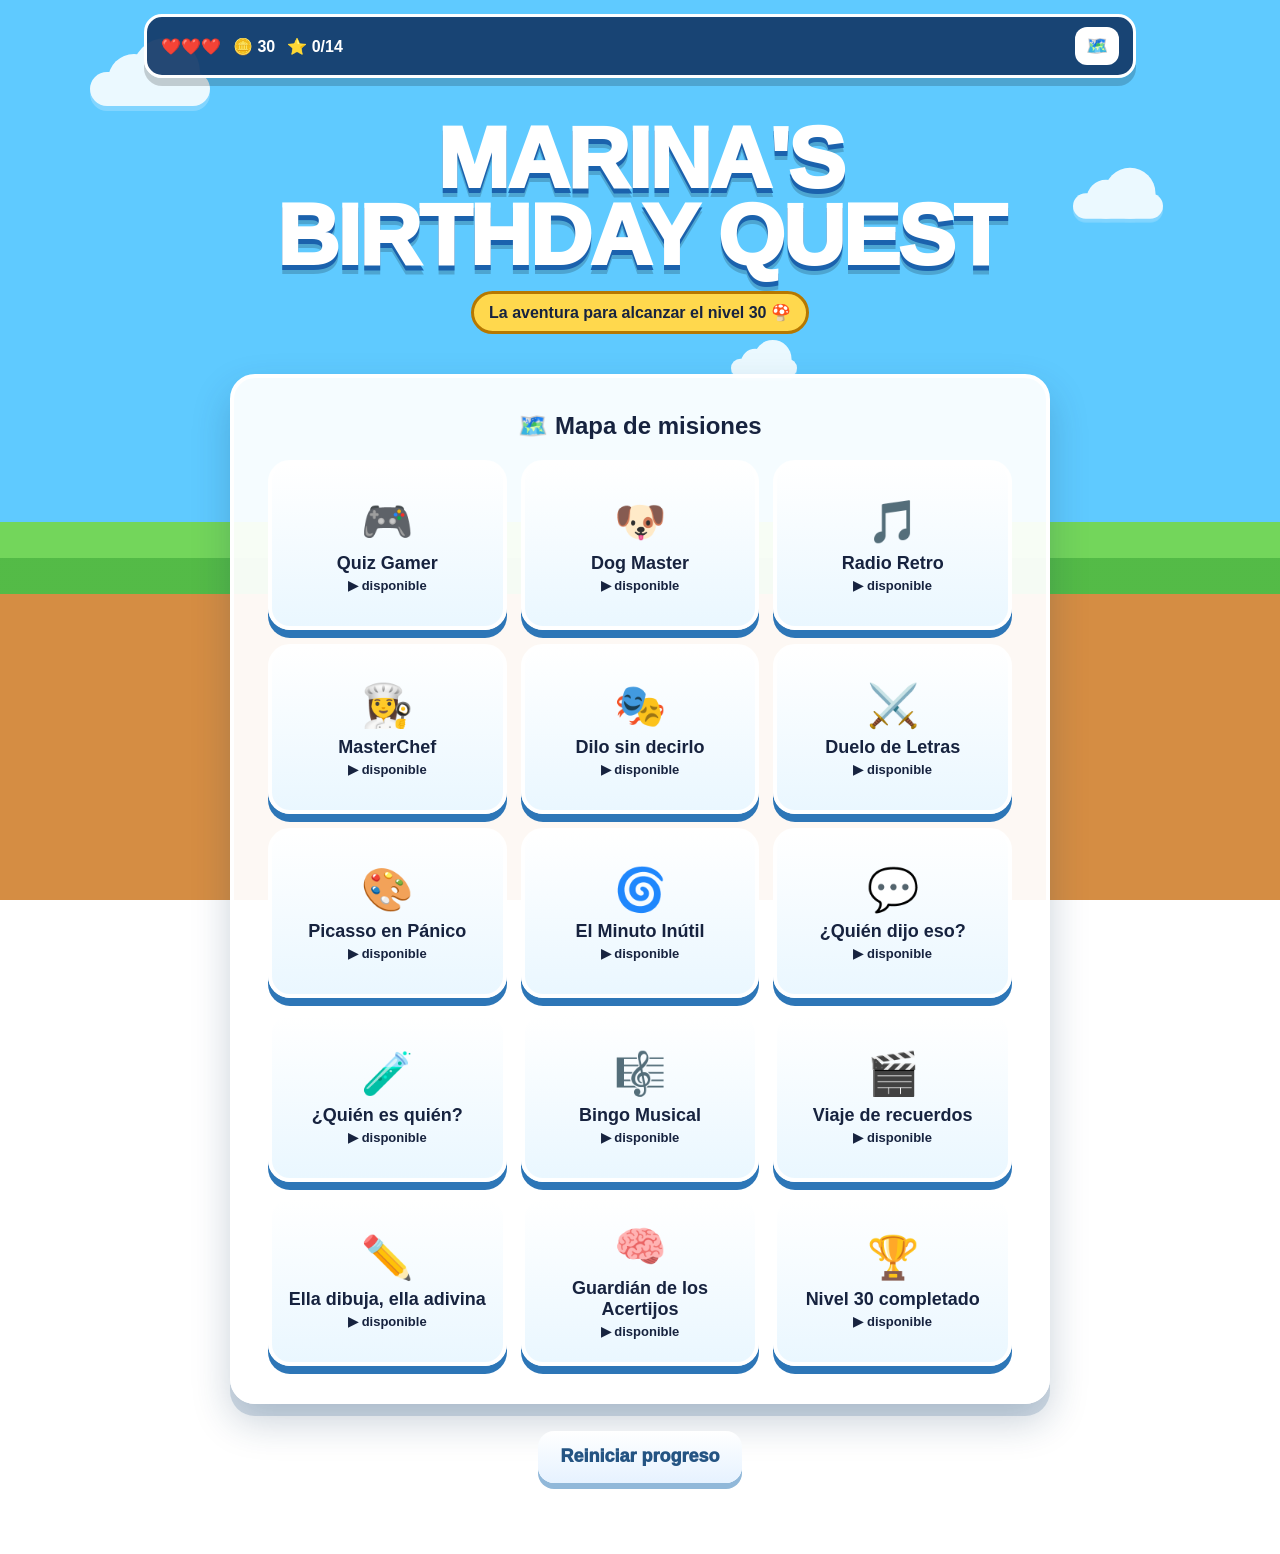
<file: index.html>
<!doctype html>
<html lang="es">
<head>
  <meta charset="utf-8">
  <meta name="viewport" content="width=device-width,initial-scale=1,viewport-fit=cover">
  <meta name="theme-color" content="#5dc9ff">
  <title>Marina's Birthday Quest</title>
  <link rel="stylesheet" href="css/main.css?v=final-2">
</head>
<body>
  <div class="sky" aria-hidden="true"><span class="cloud c1"></span><span class="cloud c2"></span><span class="cloud c3"></span></div>
  <main id="app" class="app"></main>
  <script type="module" src="js/app.js?v=final-2"></script>
</body>
</html>
</file>
<file: css/main.css>
:root{--ink:#17233f;--blue:#1578d4;--blue2:#0e5aa8;--cream:#fff8df;--card:rgba(255,255,255,.94);--green:#38b96b;--red:#e94b56;--yellow:#ffd84d;--shadow:0 12px 0 rgba(32,78,128,.18),0 18px 38px rgba(20,54,92,.22)}
*{box-sizing:border-box}html,body{margin:0;min-height:100%;font-family:Trebuchet MS,Arial,sans-serif;color:var(--ink)}body{background:linear-gradient(#5fcaff 0 58%,#73d65b 58% 66%,#d58d43 66% 100%);background-attachment:fixed;overflow-x:hidden}.sky{position:fixed;inset:0;z-index:-1;pointer-events:none;background:linear-gradient(transparent 62%,rgba(46,155,46,.45) 62% 66%,transparent 66%)}.cloud{position:absolute;width:120px;height:34px;background:#fff;border-radius:40px;opacity:.88;filter:drop-shadow(0 5px 0 rgba(255,255,255,.25))}.cloud:before,.cloud:after{content:"";position:absolute;background:#fff;border-radius:50%}.cloud:before{width:52px;height:52px;left:18px;bottom:0}.cloud:after{width:68px;height:68px;right:10px;bottom:0}.c1{top:8%;left:7%}.c2{top:21%;right:8%;transform:scale(.75)}.c3{top:39%;left:55%;transform:scale(.55)}
.app{width:min(100%,1020px);margin:0 auto;padding:max(14px,env(safe-area-inset-top)) 14px 44px;min-height:100vh}.hud{position:sticky;top:8px;z-index:20;display:flex;align-items:center;justify-content:center;gap:12px;flex-wrap:wrap;background:rgba(19,57,105,.92);color:#fff;border:3px solid #fff;border-radius:18px;padding:10px 14px;box-shadow:0 8px 0 rgba(0,0,0,.18);font-weight:900}.hud .grow{flex:1}.hud button{border:0;background:#fff;color:#17345f;border-radius:12px;padding:8px 11px;font-size:18px;cursor:pointer}.hero{text-align:center;padding:42px 12px 22px}.logo{font-weight:1000;text-transform:uppercase;line-height:.9;letter-spacing:-2px;font-size:clamp(42px,9vw,86px);color:#fff;text-shadow:0 5px 0 #1b62ad,0 9px 0 rgba(0,0,0,.18)}.subtitle{display:inline-block;margin-top:16px;padding:9px 15px;background:var(--yellow);border:3px solid #b67800;border-radius:999px;font-weight:900}.card{width:min(100%,820px);margin:18px auto;background:var(--card);border:4px solid #fff;border-radius:25px;padding:clamp(18px,4vw,34px);box-shadow:var(--shadow);text-align:center}.card h1,.card h2,.card h3{margin-top:0}.intro-icon{font-size:58px}.mission-grid{display:grid;grid-template-columns:repeat(3,minmax(0,1fr));gap:14px}.mission{min-height:170px;border:4px solid #fff;background:linear-gradient(#fff,#eaf7ff);border-radius:22px;padding:16px 10px;box-shadow:0 8px 0 #2d76b7;cursor:pointer;color:var(--ink);transition:.15s transform}.mission:hover{transform:translateY(-3px)}.mission.done{background:linear-gradient(#eaffed,#bdf1c9);box-shadow:0 8px 0 #2f9c55}.mission .ico{font-size:42px}.mission h3{margin:7px 0 4px;font-size:18px}.mission p{margin:0;font-size:13px;font-weight:800}.btn{appearance:none;border:0;border-radius:16px;background:linear-gradient(#39a5ff,#1576d0);color:#fff;padding:14px 22px;font-size:18px;font-weight:1000;box-shadow:0 6px 0 #0f4f93;cursor:pointer;margin:7px;min-height:52px}.btn:active{transform:translateY(4px);box-shadow:0 2px 0 #0f4f93}.btn.secondary{background:linear-gradient(#fff,#e6f2ff);color:#245483;box-shadow:0 6px 0 #91b8d9}.btn.ok{background:linear-gradient(#54d883,#2fae60);box-shadow:0 6px 0 #1e8245}.btn.danger{background:linear-gradient(#ff737a,#d93643);box-shadow:0 6px 0 #9c2030}.btn:disabled{filter:grayscale(.5);opacity:.62;cursor:not-allowed}.question{font-size:clamp(21px,4vw,30px);font-weight:1000;white-space:pre-line;margin:18px 0}.options{display:grid;grid-template-columns:1fr 1fr;gap:13px;margin-top:20px}.option{border:3px solid #91c6ee;border-radius:17px;background:#fff;padding:16px 12px;min-height:66px;font-size:17px;font-weight:900;color:#17345f;cursor:pointer;box-shadow:0 5px 0 #a7cbe5}.option.correct{background:#bdf3ce;border-color:#35ad63}.option.wrong{background:#ffc9ce;border-color:#e24753}.progress{height:18px;background:#d6eaf8;border:3px solid #fff;border-radius:999px;overflow:hidden;box-shadow:inset 0 0 0 2px #5a91bd}.bar{height:100%;background:linear-gradient(90deg,#ffd94c,#ff9a32);width:0;transition:.3s}.timer{font-size:clamp(64px,16vw,118px);font-weight:1000;color:#174d88;text-shadow:0 5px 0 #d3efff;margin:10px}.big-word{font-size:clamp(30px,7vw,58px);font-weight:1000;background:#fff6c7;border:4px dashed #e89b26;border-radius:18px;padding:20px;margin:18px 0}.record{width:150px;height:150px;margin:18px auto;border-radius:50%;background:radial-gradient(circle,#ffdf55 0 10%,#142238 11% 18%,#333 19% 27%,#111 28% 35%,#333 36% 44%,#111 45% 54%,#333 55% 63%,#111 64%);box-shadow:0 8px 0 rgba(0,0,0,.25)}.record.playing{animation:spin 1.2s linear infinite}@keyframes spin{to{transform:rotate(360deg)}}.recipe-grid{display:grid;grid-template-columns:repeat(3,1fr);gap:10px}.ingredient{border:3px solid #d9bc82;background:#fffaf0;border-radius:15px;padding:13px 8px;font-weight:900;cursor:pointer}.ingredient.selected{background:#fff0a7;border-color:#df951e;transform:translateY(-2px)}.photo{display:block;max-width:100%;max-height:58vh;margin:16px auto;border-radius:18px;border:4px solid #fff;box-shadow:0 8px 22px rgba(0,0,0,.2);object-fit:contain}.list20{display:grid;grid-template-columns:repeat(2,1fr);gap:8px;text-align:left;padding:0;list-style:none;counter-reset:item}.list20 li{background:#f1f8ff;border:2px solid #b8d9f2;border-radius:12px;padding:10px;font-weight:900}.list20 li:before{counter-increment:item;content:counter(item) ". ";color:#1c70bd}.riddle{background:#fff9dc;border:3px solid #f0bd3f;border-radius:18px;padding:20px;margin:18px 0;text-align:left}.solution{display:none;background:#eaffee;border:3px solid #58bd78;border-radius:14px;padding:15px;margin-top:12px}.video-box{aspect-ratio:16/9;background:#10213f;border-radius:18px;display:grid;place-items:center;color:#fff;overflow:hidden}.video-box video{width:100%;height:100%;object-fit:contain}.rank{font-size:24px;font-weight:1000;color:#9b5700}.footer{text-align:center;margin:20px}.small{font-size:13px;opacity:.8}.notice{background:#fff1bd;border:3px solid #dba72d;border-radius:14px;padding:12px;font-weight:900}.confetti{position:fixed;inset:0;pointer-events:none;background-image:radial-gradient(circle,#ffdf3c 0 5px,transparent 6px),radial-gradient(circle,#ff4c69 0 5px,transparent 6px),radial-gradient(circle,#55d683 0 5px,transparent 6px);background-size:72px 72px,91px 91px,115px 115px;animation:fall 1s linear;z-index:100}@keyframes fall{from{background-position:0 -500px,0 -400px,0 -600px}to{background-position:0 600px,0 700px,0 500px}}
@media(max-width:720px){.app{padding-left:10px;padding-right:10px}.mission-grid{grid-template-columns:1fr 1fr}.card{padding:18px 13px;border-radius:20px}.options{grid-template-columns:1fr}.option{font-size:16px}.recipe-grid{grid-template-columns:1fr 1fr}.hud{gap:8px;font-size:14px}.logo{font-size:49px}.mission{min-height:148px}.photo{max-height:52vh}}
@media(max-width:390px){.mission-grid{grid-template-columns:1fr}.recipe-grid{grid-template-columns:1fr 1fr}.hud .lives{display:none}}

.video-link-card{text-align:center}.video-link-card .btn{display:inline-flex;margin:12px auto;text-decoration:none}.final-message{max-width:760px;text-align:center;line-height:1.65}.final-message p{margin:14px auto}.final-message .heart-line{font-size:2rem}.final-message h1{margin-top:14px}.final-message h2{margin-top:26px}
</file>
